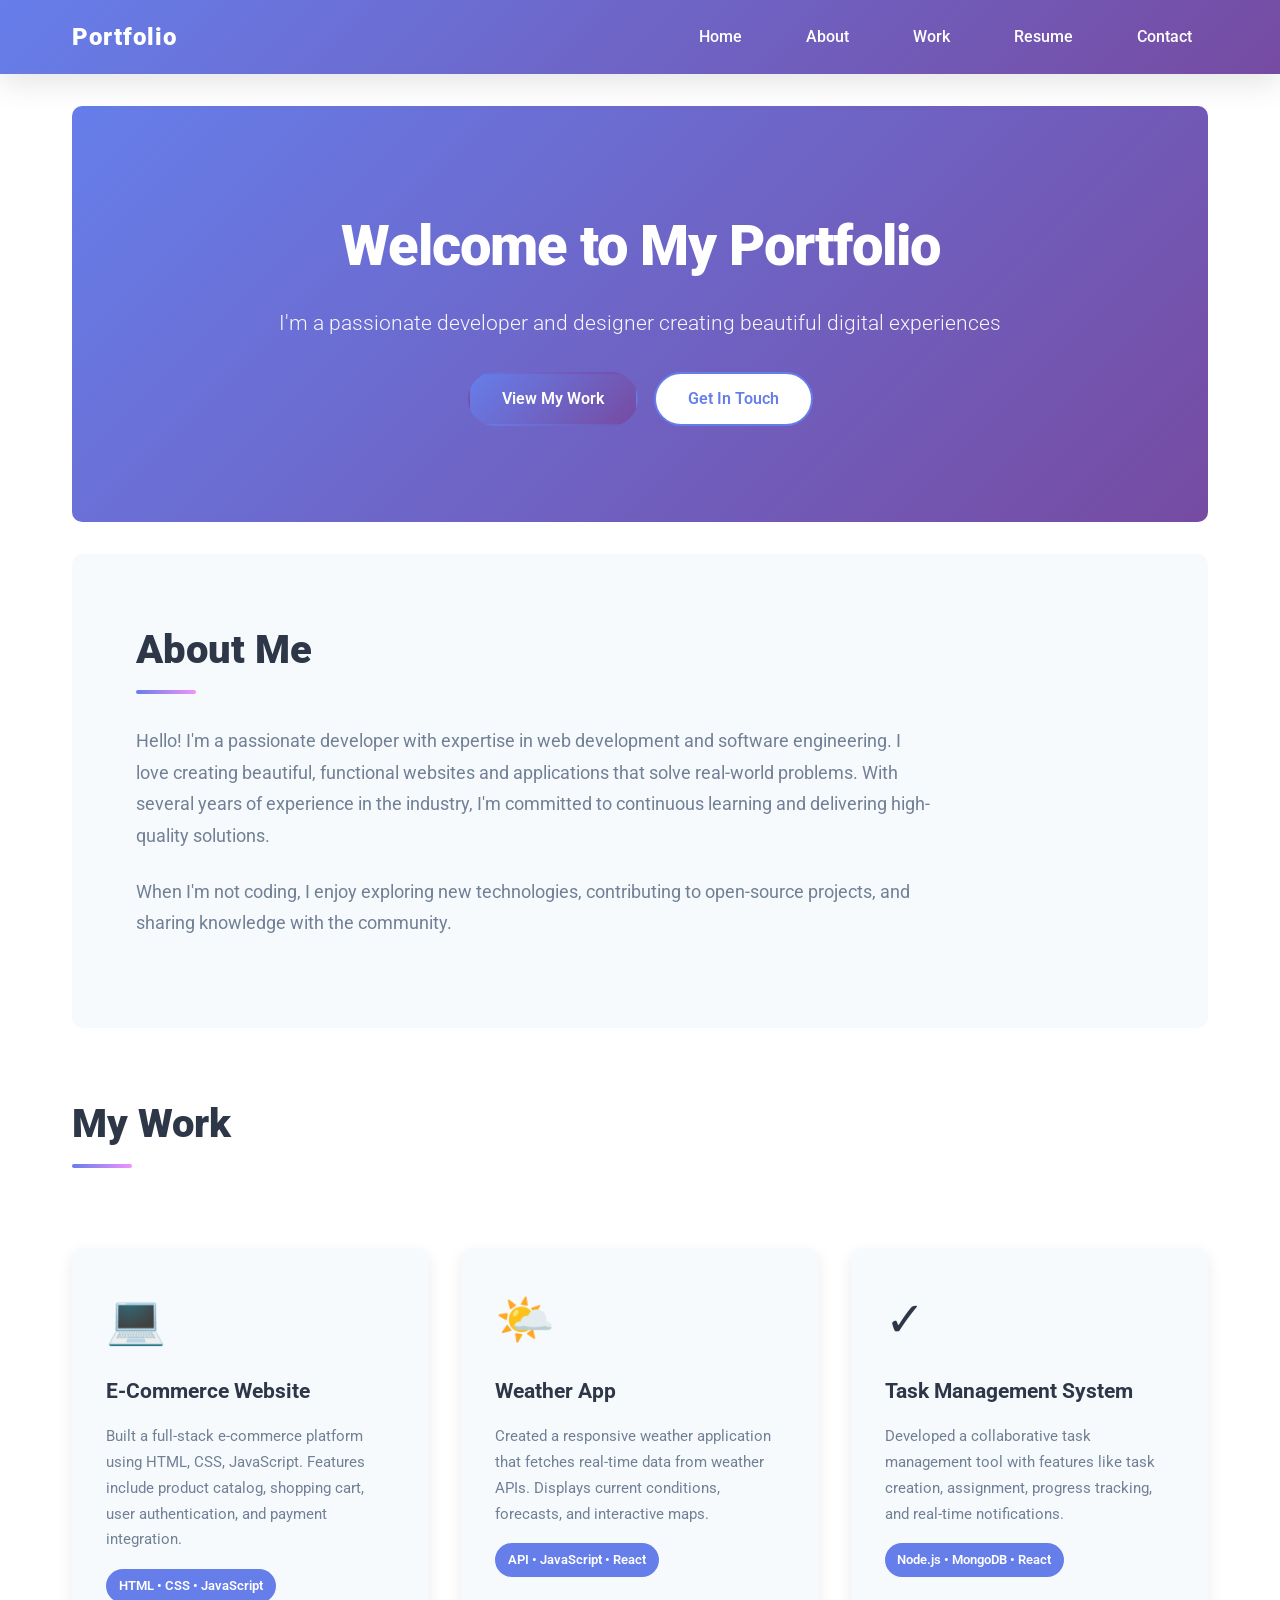
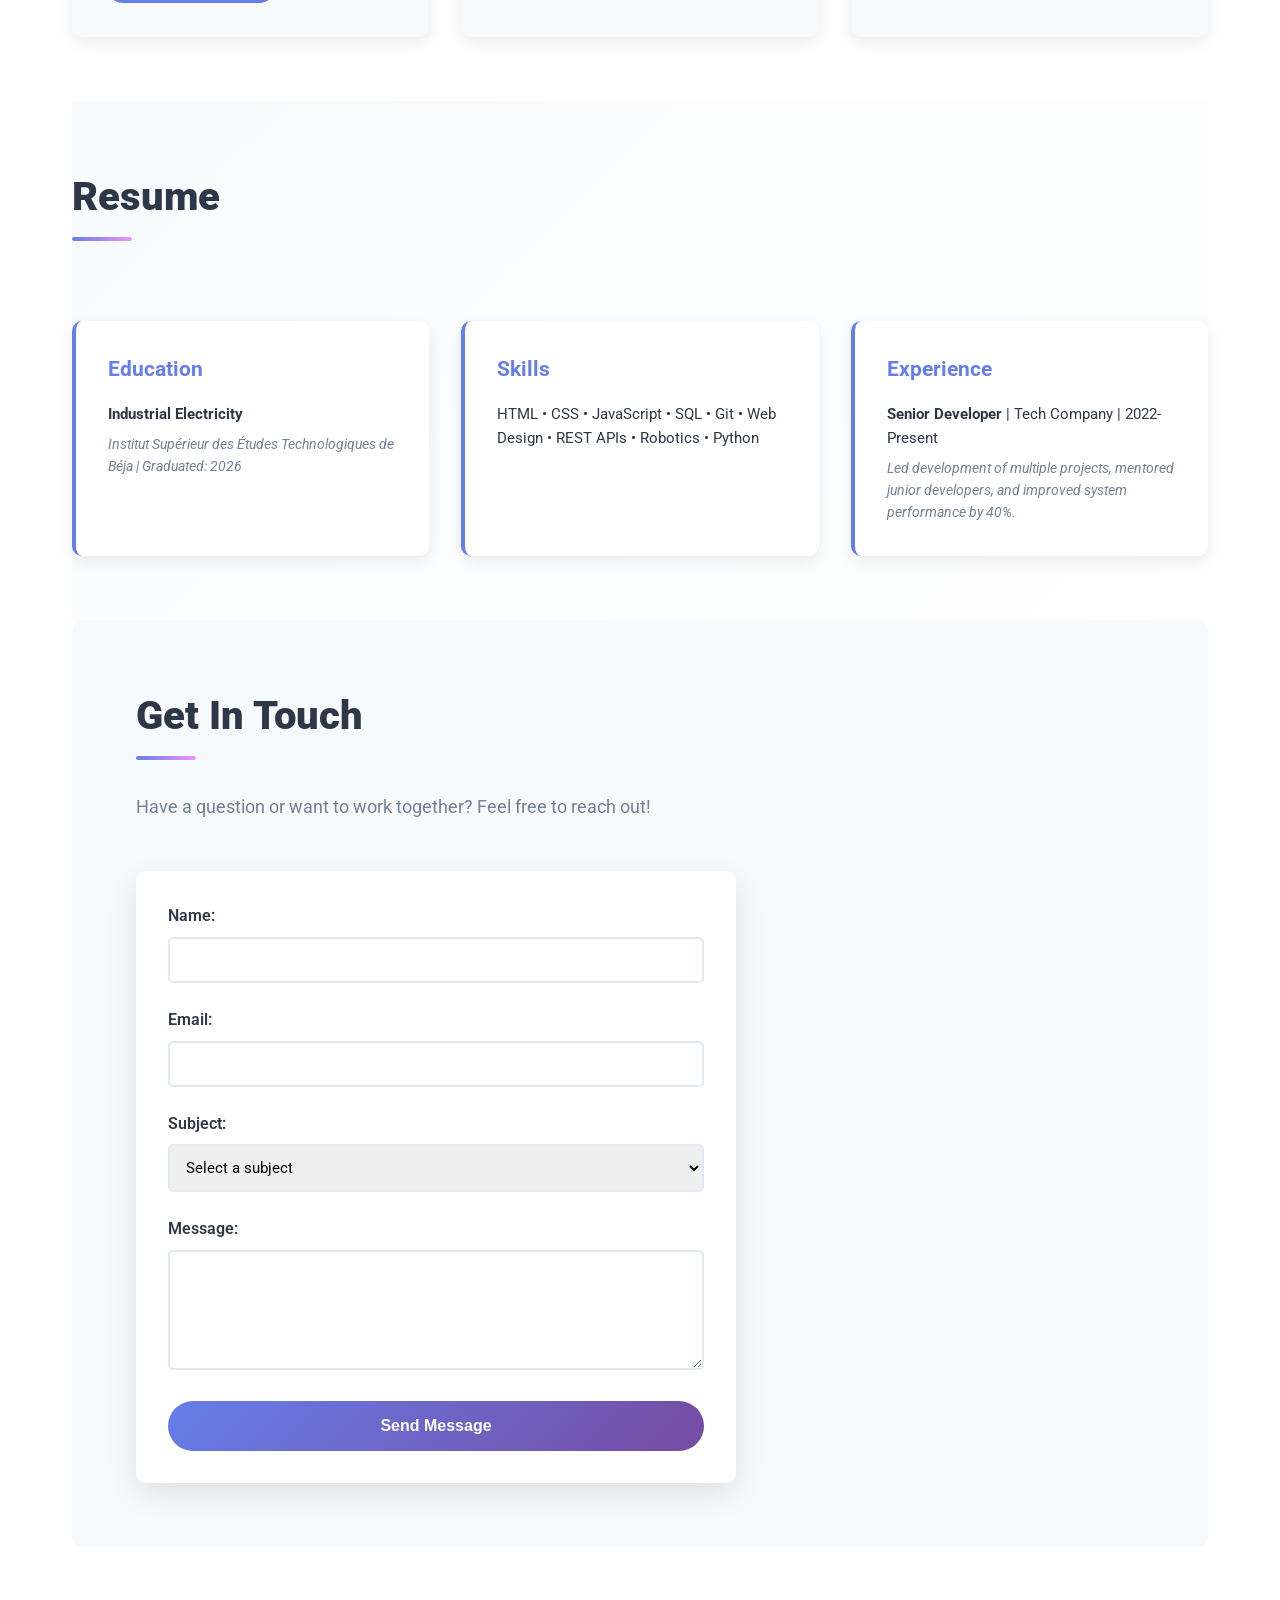
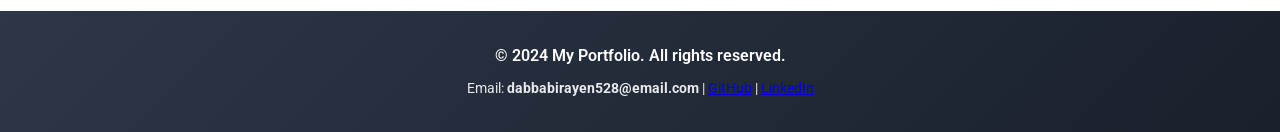
<file: index.html>
<!DOCTYPE html>
<html lang="en">
<head>
    <meta charset="UTF-8">
    <meta name="viewport" content="width=device-width, initial-scale=1.0">
    <title>My Portfolio</title>
    <link href="https://fonts.googleapis.com/css2?family=Roboto:wght@400;500;700;900&display=swap" rel="stylesheet">
    <link rel="stylesheet" href="style.css">
</head>
<body>
    <!-- Navigation Bar -->
    <nav class="navbar">
        <div class="nav-container">
            <div class="logo">Portfolio</div>
            <ul class="nav-list">
                <li class="nav-item"><a href="#home" class="nav-link">Home</a></li>
                <li class="nav-item"><a href="#about" class="nav-link">About</a></li>
                <li class="nav-item"><a href="#work" class="nav-link">Work</a></li>
                <li class="nav-item"><a href="#resume" class="nav-link">Resume</a></li>
                <li class="nav-item"><a href="#contact" class="nav-link">Contact</a></li>
            </ul>
        </div>
    </nav>

    <!-- Main Container -->
    <div class="container">
        <!-- Hero Section -->
        <section id="home" class="hero-section">
            <h1 class="hero-title">Welcome to My Portfolio</h1>
            <p class="hero-subtitle">I'm a passionate developer and designer creating beautiful digital experiences</p>
            <div class="cta-buttons">
                <a href="#work" class="btn btn-primary">View My Work</a>
                <a href="#contact" class="btn btn-secondary">Get In Touch</a>
            </div>
        </section>

        <!-- About Section -->
        <section id="about" class="about-section">
            <h2 class="section-title">About Me</h2>
            <div class="about-content">
                <p class="section-text">
                    Hello! I'm a passionate developer with expertise in web development and software engineering. 
                    I love creating beautiful, functional websites and applications that solve real-world problems. 
                    With several years of experience in the industry, I'm committed to continuous learning and delivering 
                    high-quality solutions.
                </p>
                <p class="section-text">
                    When I'm not coding, I enjoy exploring new technologies, contributing to open-source projects, 
                    and sharing knowledge with the community.
                </p>
            </div>
        </section>

        <!-- Work Section -->
        <section id="work" class="work-section">
            <h2 class="section-title">My Work</h2>
            <div class="work-grid">
                <div class="work-item">
                    <div class="work-icon">💻</div>
                    <h3 class="work-title">E-Commerce Website</h3>
                    <p class="work-description">
                        Built a full-stack e-commerce platform using HTML, CSS, JavaScript. 
                        Features include product catalog, shopping cart, user authentication, and payment integration.
                    </p>
                    <span class="work-tags">HTML • CSS • JavaScript</span>
                </div>

                <div class="work-item">
                    <div class="work-icon">🌤️</div>
                    <h3 class="work-title">Weather App</h3>
                    <p class="work-description">
                        Created a responsive weather application that fetches real-time data from weather APIs. 
                        Displays current conditions, forecasts, and interactive maps.
                    </p>
                    <span class="work-tags">API • JavaScript • React</span>
                </div>

                <div class="work-item">
                    <div class="work-icon">✓</div>
                    <h3 class="work-title">Task Management System</h3>
                    <p class="work-description">
                        Developed a collaborative task management tool with features like task creation, assignment, 
                        progress tracking, and real-time notifications.
                    </p>
                    <span class="work-tags">Node.js • MongoDB • React</span>
                </div>
            </div>
        </section>

        <!-- Resume Section -->
        <section id="resume" class="resume-section">
            <h2 class="section-title">Resume</h2>
            
            <div class="resume-grid">
                <div class="resume-item">
                    <h3 class="resume-category">Education</h3>
                    <p class="resume-text"><strong>Industrial Electricity</strong></p>
                    <p class="resume-subtext">Institut Supérieur des Études Technologiques de Béja | Graduated: 2026</p>
                </div>

                <div class="resume-item">
                    <h3 class="resume-category">Skills</h3>
                    <p class="resume-text">
                        HTML • CSS • JavaScript • SQL • Git • Web Design • REST APIs • Robotics • Python
                    </p>
                </div>

                <div class="resume-item">
                    <h3 class="resume-category">Experience</h3>
                    <p class="resume-text"><strong>Senior Developer</strong> | Tech Company | 2022-Present</p>
                    <p class="resume-subtext">
                        Led development of multiple projects, mentored junior developers, 
                        and improved system performance by 40%.
                    </p>
                </div>
            </div>
        </section>

        <!-- Contact Section -->
        <section id="contact" class="contact-section">
            <h2 class="section-title">Get In Touch</h2>
            <p class="section-text">Have a question or want to work together? Feel free to reach out!</p>
            
            <form class="contact-form" action="/submit-contact" method="POST">
                <div class="form-group">
                    <label for="name" class="form-label">Name:</label>
                    <input type="text" id="name" name="name" class="form-input" required>
                </div>

                <div class="form-group">
                    <label for="email" class="form-label">Email:</label>
                    <input type="email" id="email" name="email" class="form-input" required>
                </div>

                <div class="form-group">
                    <label for="subject" class="form-label">Subject:</label>
                    <select id="subject" name="subject" class="form-input" required>
                        <option value="">Select a subject</option>
                        <option value="general">General Inquiry</option>
                        <option value="job">Job Opportunity</option>
                        <option value="collaboration">Collaboration</option>
                        <option value="feedback">Feedback</option>
                        <option value="other">Other</option>
                    </select>
                </div>

                <div class="form-group">
                    <label for="message" class="form-label">Message:</label>
                    <textarea id="message" name="message" class="form-textarea" rows="5" required></textarea>
                </div>

                <button type="submit" class="btn btn-primary btn-submit">Send Message</button>
            </form>
        </section>
    </div>

    <!-- Footer -->
    <footer class="footer">
        <p class="footer-text">&copy; 2024 My Portfolio. All rights reserved.</p>
        <p class="footer-contact">Email: <strong>dabbabirayen528@email.com</strong> | <a href="https://github.com" target="_blank">GitHub</a> | <a href="https://linkedin.com" target="_blank">LinkedIn</a></p>
    </footer>
</body>
</html>
</file>
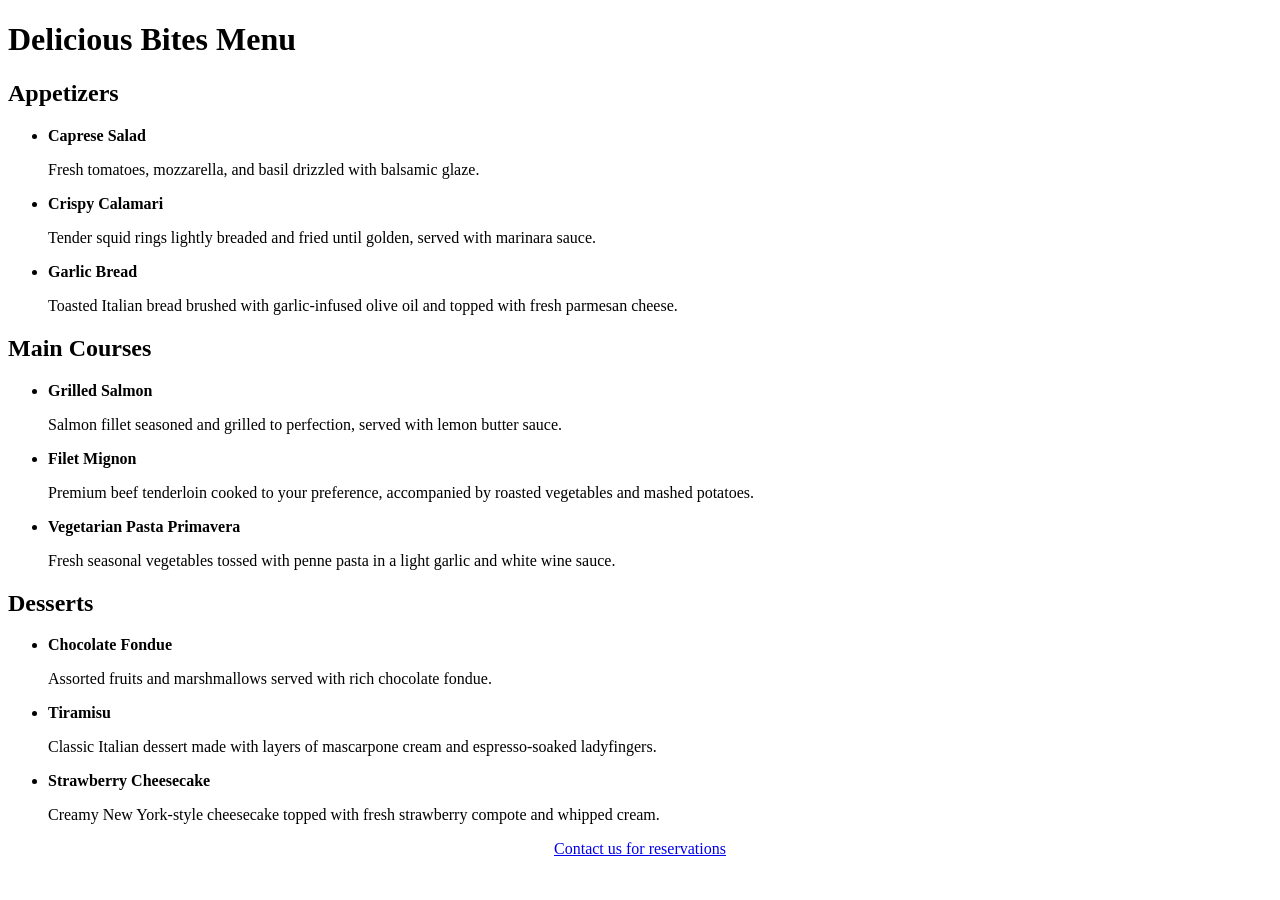
<file: index-edited.html>
<!DOCTYPE html>
<html lang="en">
<head>
    <meta charset="UTF-8">
    <meta name="viewport" content="width=device-width, initial-scale=1.0">
    <title>Delicious Bites Menu</title>
</head>
<body>
    <h1>Delicious Bites Menu</h1>

    <h2>Appetizers</h2>
    <ul>
        <li>
            <strong>Caprese Salad</strong>
            <p>Fresh tomatoes, mozzarella, and basil drizzled with balsamic glaze.</p>
        </li>
        <li>
            <strong>Crispy Calamari</strong>
            <p>Tender squid rings lightly breaded and fried until golden, served with marinara sauce.</p>
        </li>
        <li>
            <strong>Garlic Bread</strong>
            <p>Toasted Italian bread brushed with garlic-infused olive oil and topped with fresh parmesan cheese.</p>
        </li>
    </ul>

    <h2>Main Courses</h2>
    <ul>
        <li>
            <strong>Grilled Salmon</strong>
            <p>Salmon fillet seasoned and grilled to perfection, served with lemon butter sauce.</p>
        </li>
        <li>
            <strong>Filet Mignon</strong>
            <p>Premium beef tenderloin cooked to your preference, accompanied by roasted vegetables and mashed potatoes.</p>
        </li>
        <li>
            <strong>Vegetarian Pasta Primavera</strong>
            <p>Fresh seasonal vegetables tossed with penne pasta in a light garlic and white wine sauce.</p>
        </li>
    </ul>

    <h2>Desserts</h2>
    <ul>
        <li>
            <strong>Chocolate Fondue</strong>
            <p>Assorted fruits and marshmallows served with rich chocolate fondue.</p>
        </li>
        <li>
            <strong>Tiramisu</strong>
            <p>Classic Italian dessert made with layers of mascarpone cream and espresso-soaked ladyfingers.</p>
        </li>
        <li>
            <strong>Strawberry Cheesecake</strong>
            <p>Creamy New York-style cheesecake topped with fresh strawberry compote and whipped cream.</p>
        </li>
    </ul>

    <p style="text-align: center;"><a href="contact.html">Contact us for reservations</a></p>
</body>
</html>
</file>
<file: style.css>
/* ============================================
   GLOBAL STYLES
   ============================================ */

* {
    margin: 0;
    padding: 0;
    box-sizing: border-box;
}

:root {
    --primary-color: #667eea;
    --secondary-color: #764ba2;
    --accent-color: #f093fb;
    --text-dark: #2d3748;
    --text-light: #718096;
    --bg-light: #f7fafc;
    --bg-white: #ffffff;
    --border-color: #e2e8f0;
    --shadow: 0 10px 30px rgba(0, 0, 0, 0.1);
    --shadow-lg: 0 20px 40px rgba(0, 0, 0, 0.15);
}

html {
    scroll-behavior: smooth;
}

body {
    font-family: 'Roboto', sans-serif;
    line-height: 1.6;
    color: var(--text-dark);
    background-color: var(--bg-white);
}

/* ============================================
   NAVIGATION BAR - INLINE DESIGN
   ============================================ */

.navbar {
    background: linear-gradient(135deg, var(--primary-color) 0%, var(--secondary-color) 100%);
    padding: 1rem 0;
    position: sticky;
    top: 0;
    z-index: 1000;
    box-shadow: var(--shadow);
}

.nav-container {
    max-width: 1200px;
    margin: 0 auto;
    padding: 0 2rem;
    display: flex;
    align-items: center;
    justify-content: space-between;
}

.logo {
    font-size: 1.5rem;
    font-weight: 900;
    color: var(--bg-white);
    letter-spacing: 1px;
}

.nav-list {
    list-style: none;
    display: flex;
    gap: 2rem;
    flex-wrap: wrap;
}

.nav-item {
    display: inline-block;
}

.nav-link {
    color: var(--bg-white);
    text-decoration: none;
    font-weight: 500;
    transition: all 0.3s ease;
    padding: 0.5rem 1rem;
    border-radius: 4px;
    display: inline-block;
}

.nav-link:hover {
    background-color: rgba(255, 255, 255, 0.2);
    transform: translateY(-2px);
}

/* ============================================
   CONTAINER & LAYOUT
   ============================================ */

.container {
    max-width: 1200px;
    margin: 0 auto;
    padding: 0 2rem;
}

/* ============================================
   SECTIONS
   ============================================ */

section {
    padding: 4rem 0;
    scroll-margin-top: 80px;
}

.section-title {
    font-size: 2.5rem;
    font-weight: 900;
    margin-bottom: 2rem;
    color: var(--text-dark);
    position: relative;
    display: inline-block;
}

.section-title::after {
    content: '';
    display: block;
    width: 60px;
    height: 4px;
    background: linear-gradient(90deg, var(--primary-color), var(--accent-color));
    margin-top: 0.5rem;
    border-radius: 2px;
}

.section-text {
    font-size: 1.1rem;
    color: var(--text-light);
    line-height: 1.8;
    margin-bottom: 1.5rem;
}

/* ============================================
   HERO SECTION
   ============================================ */

.hero-section {
    background: linear-gradient(135deg, var(--primary-color) 0%, var(--secondary-color) 100%);
    color: var(--bg-white);
    text-align: center;
    padding: 6rem 2rem;
    border-radius: 10px;
    margin: 2rem 0;
}

.hero-title {
    font-size: 3.5rem;
    font-weight: 900;
    margin-bottom: 1rem;
    letter-spacing: -1px;
}

.hero-subtitle {
    font-size: 1.3rem;
    margin-bottom: 2rem;
    opacity: 0.95;
    font-weight: 300;
}

.cta-buttons {
    display: flex;
    gap: 1rem;
    justify-content: center;
    flex-wrap: wrap;
}

/* ============================================
   BUTTONS
   ============================================ */

.btn {
    display: inline-block;
    padding: 0.75rem 2rem;
    border-radius: 50px;
    text-decoration: none;
    font-weight: 600;
    transition: all 0.3s ease;
    border: 2px solid transparent;
    cursor: pointer;
    font-size: 1rem;
}

.btn-primary {
    background: linear-gradient(135deg, var(--primary-color), var(--secondary-color));
    color: var(--bg-white);
}

.btn-primary:hover {
    transform: translateY(-3px);
    box-shadow: var(--shadow-lg);
}

.btn-secondary {
    background: var(--bg-white);
    color: var(--primary-color);
    border: 2px solid var(--primary-color);
}

.btn-secondary:hover {
    background: var(--primary-color);
    color: var(--bg-white);
    transform: translateY(-3px);
}

/* ============================================
   ABOUT SECTION
   ============================================ */

.about-section {
    background-color: var(--bg-light);
    border-radius: 10px;
    padding: 4rem;
}

.about-content {
    max-width: 800px;
}

/* ============================================
   WORK SECTION
   ============================================ */

.work-section {
    background-color: var(--bg-white);
}

.work-grid {
    display: grid;
    grid-template-columns: repeat(auto-fit, minmax(300px, 1fr));
    gap: 2rem;
    margin-top: 3rem;
}

.work-item {
    background: var(--bg-light);
    padding: 2rem;
    border-radius: 10px;
    transition: all 0.3s ease;
    border: 2px solid transparent;
    box-shadow: 0 5px 15px rgba(0, 0, 0, 0.08);
}

.work-item:hover {
    transform: translateY(-10px);
    border-color: var(--primary-color);
    box-shadow: var(--shadow-lg);
}

.work-icon {
    font-size: 3rem;
    margin-bottom: 1rem;
}

.work-title {
    font-size: 1.3rem;
    font-weight: 700;
    margin-bottom: 1rem;
    color: var(--text-dark);
}

.work-description {
    color: var(--text-light);
    font-size: 0.95rem;
    line-height: 1.7;
    margin-bottom: 1rem;
}

.work-tags {
    display: inline-block;
    background: var(--primary-color);
    color: var(--bg-white);
    padding: 0.4rem 0.8rem;
    border-radius: 20px;
    font-size: 0.8rem;
    font-weight: 600;
}

/* ============================================
   RESUME SECTION
   ============================================ */

.resume-section {
    background: linear-gradient(135deg, var(--bg-light), var(--bg-white));
}

.resume-grid {
    display: grid;
    grid-template-columns: repeat(auto-fit, minmax(280px, 1fr));
    gap: 2rem;
    margin-top: 3rem;
}

.resume-item {
    background: var(--bg-white);
    padding: 2rem;
    border-radius: 10px;
    border-left: 4px solid var(--primary-color);
    box-shadow: 0 5px 15px rgba(0, 0, 0, 0.08);
    transition: all 0.3s ease;
}

.resume-item:hover {
    box-shadow: var(--shadow-lg);
    transform: translateX(5px);
}

.resume-category {
    font-size: 1.3rem;
    font-weight: 700;
    color: var(--primary-color);
    margin-bottom: 1rem;
}

.resume-text {
    font-size: 0.95rem;
    color: var(--text-dark);
    margin-bottom: 0.5rem;
}

.resume-subtext {
    font-size: 0.85rem;
    color: var(--text-light);
    font-style: italic;
}

/* ============================================
   CONTACT SECTION
   ============================================ */

.contact-section {
    background-color: var(--bg-light);
    border-radius: 10px;
    padding: 4rem;
}

.contact-form {
    max-width: 600px;
    margin-top: 3rem;
    background: var(--bg-white);
    padding: 2rem;
    border-radius: 10px;
    box-shadow: var(--shadow);
}

.form-group {
    margin-bottom: 1.5rem;
}

.form-label {
    display: block;
    margin-bottom: 0.5rem;
    font-weight: 600;
    color: var(--text-dark);
}

.form-input,
.form-textarea {
    width: 100%;
    padding: 0.75rem;
    border: 2px solid var(--border-color);
    border-radius: 5px;
    font-family: 'Roboto', sans-serif;
    font-size: 0.95rem;
    transition: border-color 0.3s ease;
}

.form-input:focus,
.form-textarea:focus {
    outline: none;
    border-color: var(--primary-color);
    box-shadow: 0 0 0 3px rgba(102, 126, 234, 0.1);
}

.form-textarea {
    resize: vertical;
    min-height: 120px;
}

.btn-submit {
    width: 100%;
    padding: 1rem;
    font-size: 1rem;
    border: none;
}

/* ============================================
   FOOTER
   ============================================ */

.footer {
    background: linear-gradient(135deg, var(--text-dark) 0%, #1a202c 100%);
    color: var(--bg-white);
    text-align: center;
    padding: 2rem;
    margin-top: 4rem;
}

.footer-text {
    margin-bottom: 0.5rem;
    font-weight: 600;
}

.footer-contact {
    font-size: 0.9rem;
    opacity: 0.9;
}

/* ============================================
   RESPONSIVE DESIGN
   ============================================ */

@media (max-width: 768px) {
    .hero-title {
        font-size: 2.5rem;
    }

    .hero-subtitle {
        font-size: 1.1rem;
    }

    .section-title {
        font-size: 2rem;
    }

    .nav-list {
        gap: 1rem;
    }

    .work-grid,
    .resume-grid {
        grid-template-columns: 1fr;
    }

    .cta-buttons {
        flex-direction: column;
        align-items: center;
    }

    .btn {
        width: 100%;
        text-align: center;
    }

    .contact-form {
        padding: 1.5rem;
    }

    .about-section {
        padding: 2rem;
    }

    .contact-section {
        padding: 2rem;
    }
}

@media (max-width: 480px) {
    .nav-container {
        flex-direction: column;
        gap: 1rem;
    }

    .nav-list {
        flex-direction: column;
        gap: 0.5rem;
    }

    .hero-title {
        font-size: 2rem;
    }

    .section-title {
        font-size: 1.5rem;
    }

    section {
        padding: 2rem 0;
    }

    .hero-section {
        padding: 3rem 1rem;
    }
}

/* ============================================
   UTILITY CLASSES
   ============================================ */

.text-center {
    text-align: center;
}

.mt-1 { margin-top: 1rem; }
.mt-2 { margin-top: 2rem; }
.mb-1 { margin-bottom: 1rem; }
.mb-2 { margin-bottom: 2rem; }
</file>
